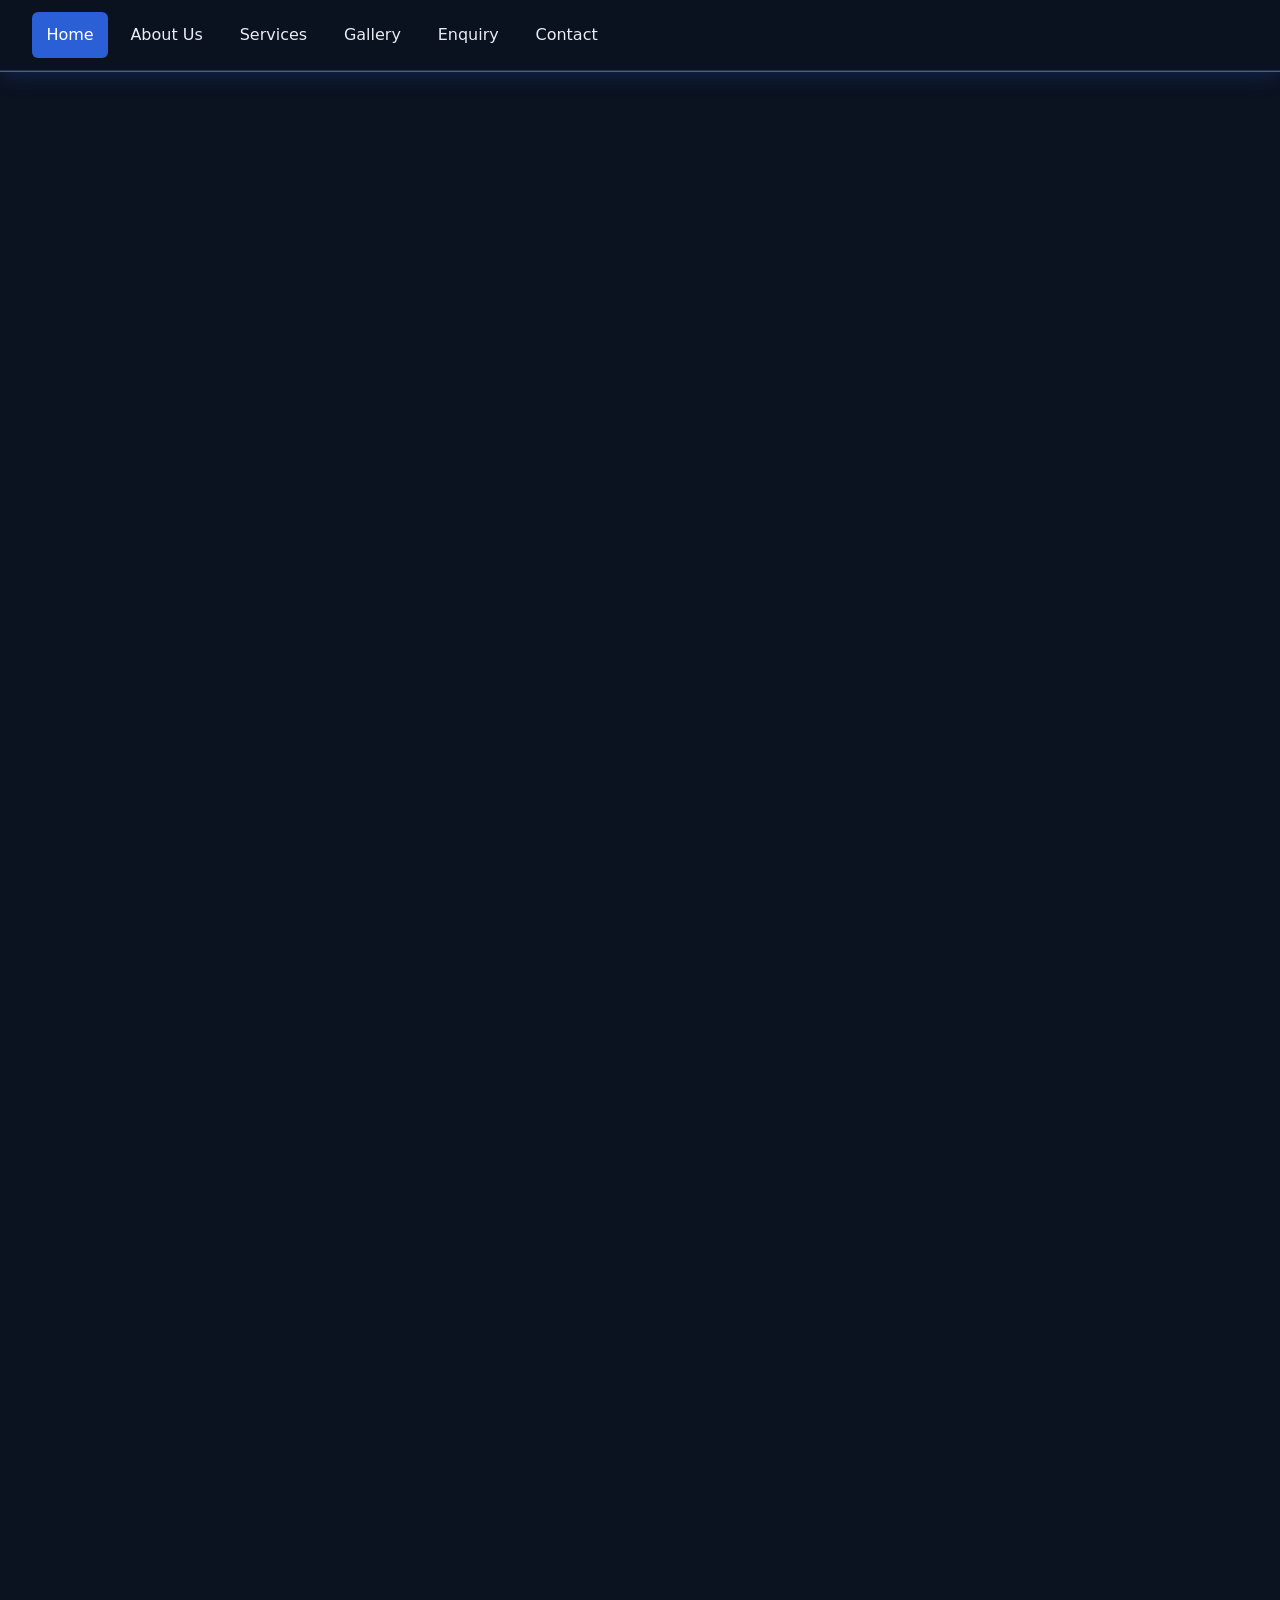
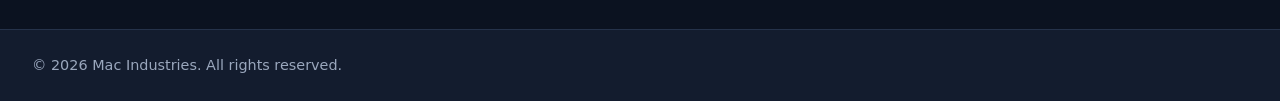
<file: index.html>
<!DOCTYPE html>
<html lang="en">
<head>
    <meta charset="UTF-8">
    <meta name="viewport" content="width=device-width, initial-scale=1.0">
    <title>Mac Industries | Gaming Retailer</title>
    <meta name="description" content="Mac Industries is a South African gaming retailer. Go to our home page to shop consoles, games and controllers.">
    <!-- Sends visitors straight to the real home page inside the screens folder -->
    <meta http-equiv="refresh" content="0; url=screens/index.html">
    <link rel="canonical" href="screens/index.html">
</head>
<body>
    <p>Taking you to the <a href="screens/index.html">Mac Industries home page</a>...</p>
</body>
</html>
</file>
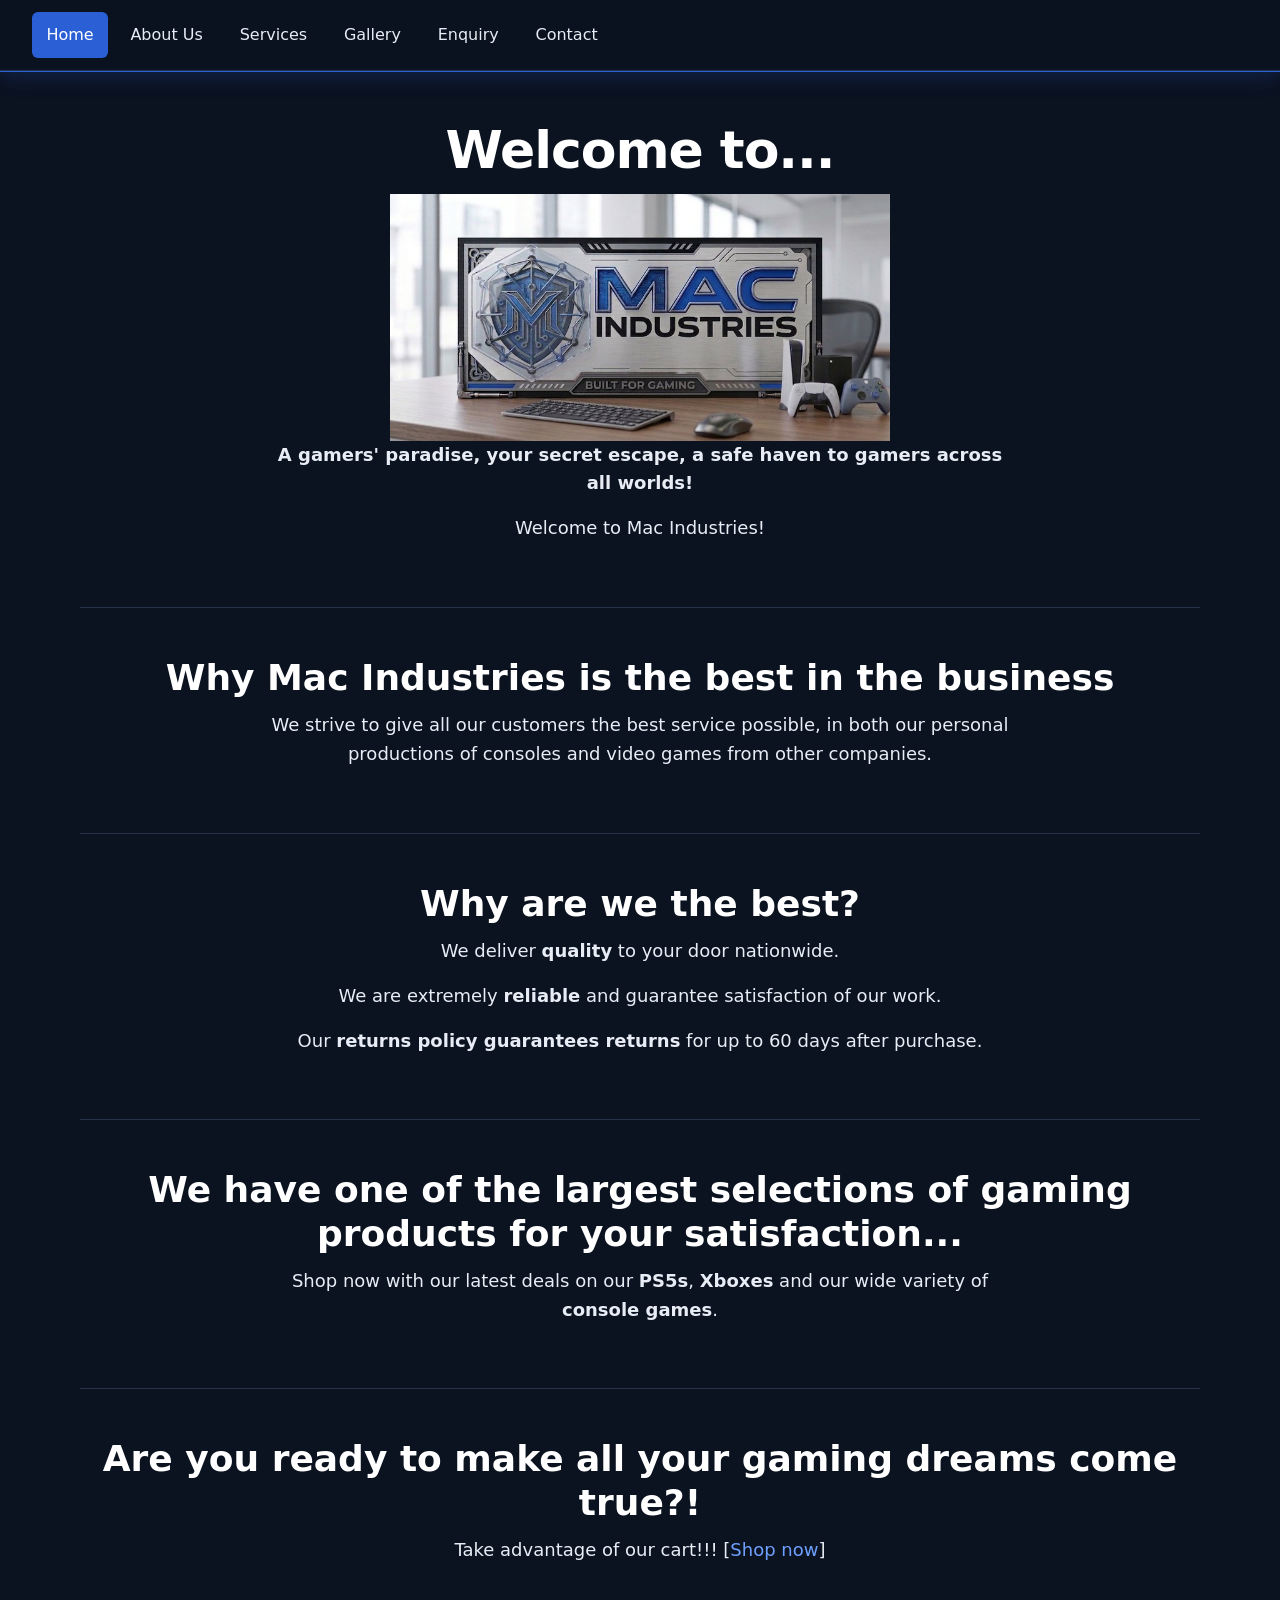
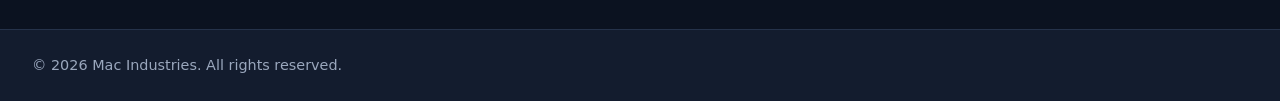
<file: screens/index.html>
<!DOCTYPE html>
<html lang="en">
<head>
    <meta charset="UTF-8">
    <meta name="viewport" content="width=device-width, initial-scale=1.0">
    <title>Mac Industries | Buy PS5, Xbox and Console Games in South Africa</title>
    <meta name="description" content="Mac Industries is a South African gaming retailer. Shop PS5 and Xbox consoles, console games and controllers with nationwide delivery and 60-day returns.">
    <meta name="keywords" content="gaming retailer, buy PS5, buy Xbox, console games, video games South Africa, gaming controllers, Mac Industries">
    <meta name="author" content="Troy Mac Donald">
    <meta name="robots" content="index, follow">
    <meta property="og:title" content="Mac Industries | Buy PS5, Xbox and Console Games in South Africa">
    <meta property="og:description" content="Mac Industries is a South African gaming retailer. Shop PS5 and Xbox consoles, console games and controllers with nationwide delivery and 60-day returns.">
    <meta property="og:type" content="website">
    <link rel="stylesheet" href="../css/styles.css">
    <script src="../js/animations.js" defer></script>
</head>
<body>

<a class="skip-link" href="#main">Skip to main content</a>

<header>
    <nav aria-label="Main navigation">
        <ul>
            <li><a href="index.html" class="active" aria-current="page">Home</a></li>
            <li><a href="aboutUs.html">About Us</a></li>
            <li><a href="services.html">Services</a></li>
            <li><a href="gallery.html">Gallery</a></li>
            <li><a href="enquiry.html">Enquiry</a></li>
            <li><a href="contact.html">Contact</a></li>
        </ul>
    </nav>
</header>

<main id="main">

    <!-- Step 1: Header section -->
    <section>
        <h1>Welcome to...</h1>

        <img src="../_images/mac-industries-logo.jpg"
             srcset="../_images/responsive/mac-industries-logo-480w.jpg 480w,
                     ../_images/responsive/mac-industries-logo-800w.jpg 800w"
             sizes="(min-width: 40em) 500px, calc(100vw - 2rem)"
             alt="Mac Industries logo: built for gaming"
             width="500">

        <!-- Step 2: Introduction section -->
        <p><strong>A gamers' paradise, your secret escape, a safe haven to gamers across all worlds!</strong></p>
        <p>Welcome to Mac Industries!</p>
    </section>

    <!-- Step 3: About section -->
    <section>
        <h2>Why Mac Industries is the best in the business</h2>
        <p>
            We strive to give all our customers the best service possible, in both our personal productions
            of consoles and video games from other companies.
        </p>
    </section>

    <section>
        <h2>Why are we the best?</h2>
        <p>We deliver <strong>quality</strong> to your door nationwide.</p>
        <p>We are extremely <strong>reliable</strong> and guarantee satisfaction of our work.</p>
        <p>Our <strong>returns policy guarantees returns</strong> for up to 60 days after purchase.</p>
    </section>

    <!-- Our options -->
    <section>
        <h2>We have one of the largest selections of gaming products for your satisfaction...</h2>
        <p>
            Shop now with our latest deals on our <strong>PS5s</strong>, <strong>Xboxes</strong>
            and our wide variety of <strong>console games</strong>.
        </p>
    </section>

    <section>
        <h2>Are you ready to make all your gaming dreams come true?!</h2>
        <p>Take advantage of our cart!!! [<a href="services.html">Shop now</a>]</p>
    </section>

</main>

<footer>
    <p>&copy; 2026 Mac Industries. All rights reserved.</p>
</footer>

</body>
</html>
</file>
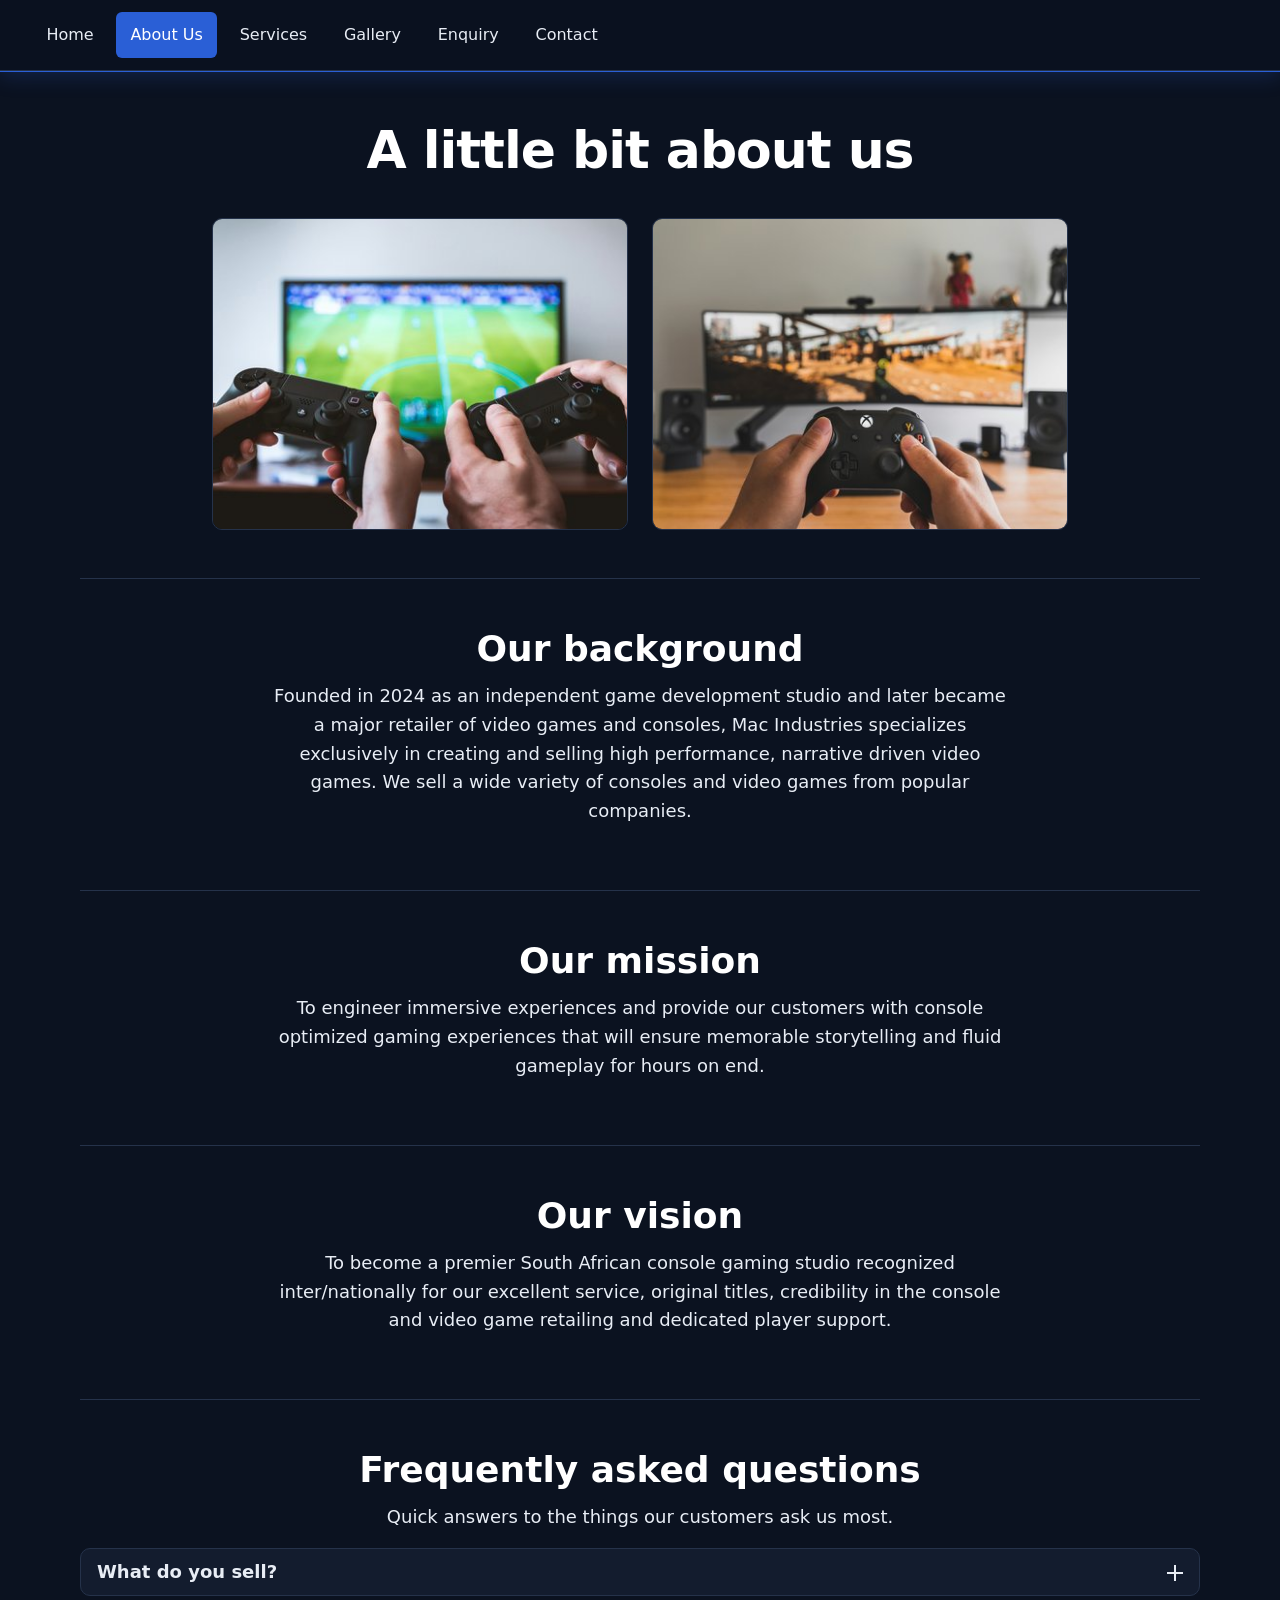
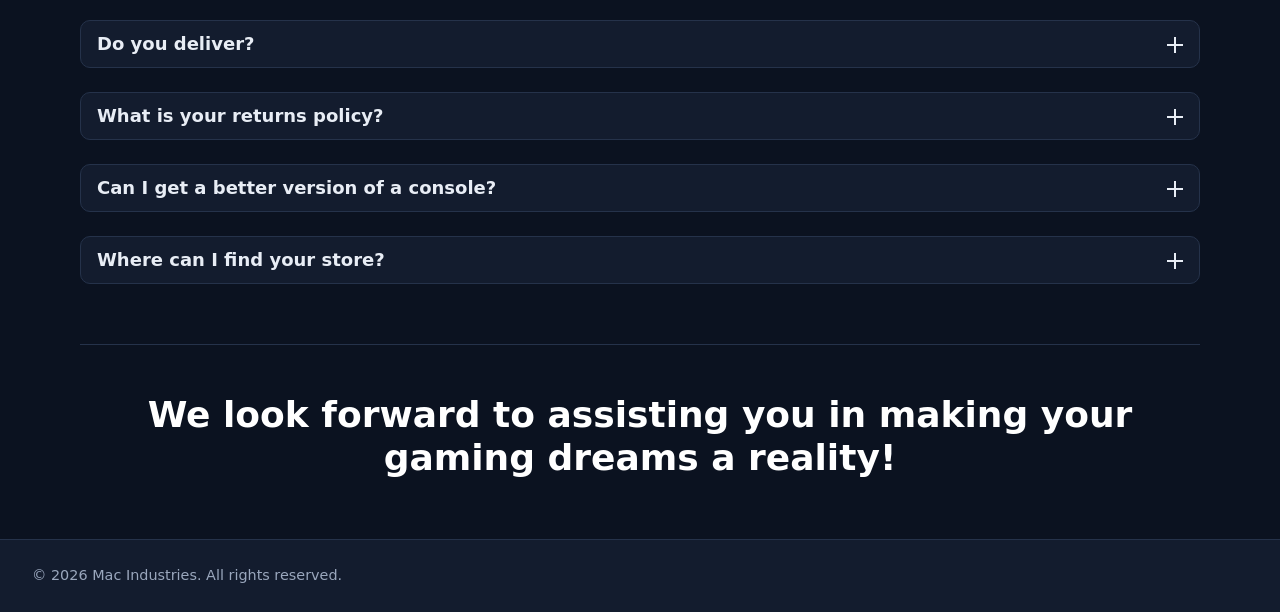
<file: screens/aboutUs.html>
<!DOCTYPE html>
<html lang="en">
<head>
    <meta charset="UTF-8">
    <meta name="viewport" content="width=device-width, initial-scale=1.0">
    <title>About Us | Mac Industries Gaming Retailer</title>
    <meta name="description" content="Learn about Mac Industries, an independent South African studio turned retailer of consoles and video games, and read our mission and vision for console gamers.">
    <meta name="keywords" content="about Mac Industries, gaming studio South Africa, video game retailer, console gaming, our mission, our vision">
    <meta name="author" content="Troy Mac Donald">
    <meta name="robots" content="index, follow">
    <meta property="og:title" content="About Us | Mac Industries Gaming Retailer">
    <meta property="og:description" content="Learn about Mac Industries, an independent South African studio turned retailer of consoles and video games, and read our mission and vision for console gamers.">
    <meta property="og:type" content="website">
    <link rel="stylesheet" href="../css/styles.css">
    <script src="../js/accordion.js" defer></script>
    <script src="../js/animations.js" defer></script>
</head>
<body>

<a class="skip-link" href="#main">Skip to main content</a>

<header>
    <nav aria-label="Main navigation">
        <ul>
            <li><a href="index.html">Home</a></li>
            <li><a href="aboutUs.html" class="active" aria-current="page">About Us</a></li>
            <li><a href="services.html">Services</a></li>
            <li><a href="gallery.html">Gallery</a></li>
            <li><a href="enquiry.html">Enquiry</a></li>
            <li><a href="contact.html">Contact</a></li>
        </ul>
    </nav>
</header>

<main id="main">

    <!-- Heading section and images -->
    <section>
        <h1>A little bit about us</h1>

        <img src="../_images/gamer-playing-fifa.jpg"
             srcset="../_images/responsive/gamer-playing-fifa-480w.jpg 480w,
                     ../_images/responsive/gamer-playing-fifa-800w.jpg 800w"
             sizes="(min-width: 40em) 26rem, calc(100vw - 2rem)"
             alt="Gamer playing FIFA on a console"
             loading="lazy">
        <img src="../_images/gamer-playing-call-of-duty.jpg"
             srcset="../_images/responsive/gamer-playing-call-of-duty-480w.jpg 480w,
                     ../_images/responsive/gamer-playing-call-of-duty-800w.jpg 800w"
             sizes="(min-width: 40em) 26rem, calc(100vw - 2rem)"
             alt="Gamer playing Call of Duty on a console"
             loading="lazy">
    </section>

    <section>
        <h2>Our background</h2>
        <p>
            Founded in 2024 as an independent game development studio and later became a major retailer of
            video games and consoles, Mac Industries specializes exclusively in creating and selling high
            performance, narrative driven video games. We sell a wide variety of consoles and video games
            from popular companies.
        </p>
    </section>

    <section>
        <h2>Our mission</h2>
        <p>
            To engineer immersive experiences and provide our customers with console optimized gaming
            experiences that will ensure memorable storytelling and fluid gameplay for hours on end.
        </p>
    </section>

    <section>
        <h2>Our vision</h2>
        <p>
            To become a premier South African console gaming studio recognized inter/nationally for our
            excellent service, original titles, credibility in the console and video game retailing and
            dedicated player support.
        </p>
    </section>

    <section>
        <h2>Frequently asked questions</h2>
        <p>Quick answers to the things our customers ask us most.</p>

        <div class="accordion">
            <h3 class="accordion-heading">
                <button type="button" class="accordion-trigger" id="faq-button-1" aria-expanded="false" aria-controls="faq-panel-1">
                    What do you sell?
                    <span class="accordion-icon" aria-hidden="true"></span>
                </button>
            </h3>
            <div class="accordion-panel" id="faq-panel-1" role="region" aria-labelledby="faq-button-1">
                <div><p>We sell PS5 and Xbox Series S consoles, console games such as GTA 6 and Minecraft, and gaming controllers. See our <a href="services.html">Services page</a> for prices.</p></div>
            </div>

            <h3 class="accordion-heading">
                <button type="button" class="accordion-trigger" id="faq-button-2" aria-expanded="false" aria-controls="faq-panel-2">
                    Do you deliver?
                    <span class="accordion-icon" aria-hidden="true"></span>
                </button>
            </h3>
            <div class="accordion-panel" id="faq-panel-2" role="region" aria-labelledby="faq-button-2">
                <div><p>Yes. We deliver quality to your door nationwide.</p></div>
            </div>

            <h3 class="accordion-heading">
                <button type="button" class="accordion-trigger" id="faq-button-3" aria-expanded="false" aria-controls="faq-panel-3">
                    What is your returns policy?
                    <span class="accordion-icon" aria-hidden="true"></span>
                </button>
            </h3>
            <div class="accordion-panel" id="faq-panel-3" role="region" aria-labelledby="faq-button-3">
                <div><p>Our returns policy guarantees returns for up to 60 days after purchase.</p></div>
            </div>

            <h3 class="accordion-heading">
                <button type="button" class="accordion-trigger" id="faq-button-4" aria-expanded="false" aria-controls="faq-panel-4">
                    Can I get a better version of a console?
                    <span class="accordion-icon" aria-hidden="true"></span>
                </button>
            </h3>
            <div class="accordion-panel" id="faq-panel-4" role="region" aria-labelledby="faq-button-4">
                <div><p>Yes. Use our <a href="enquiry.html">enquiry form</a> to ask about better versions of the PS5 and Xbox and we will contact you with answers.</p></div>
            </div>

            <h3 class="accordion-heading">
                <button type="button" class="accordion-trigger" id="faq-button-5" aria-expanded="false" aria-controls="faq-panel-5">
                    Where can I find your store?
                    <span class="accordion-icon" aria-hidden="true"></span>
                </button>
            </h3>
            <div class="accordion-panel" id="faq-panel-5" role="region" aria-labelledby="faq-button-5">
                <div><p>Our location is shown on the map on the <a href="contact.html">Contact page</a>.</p></div>
            </div>
        </div>
    </section>

    <section>
        <h2>We look forward to assisting you in making your gaming dreams a reality!</h2>
    </section>

</main>

<footer>
    <p>&copy; 2026 Mac Industries. All rights reserved.</p>
</footer>

</body>
</html>
</file>
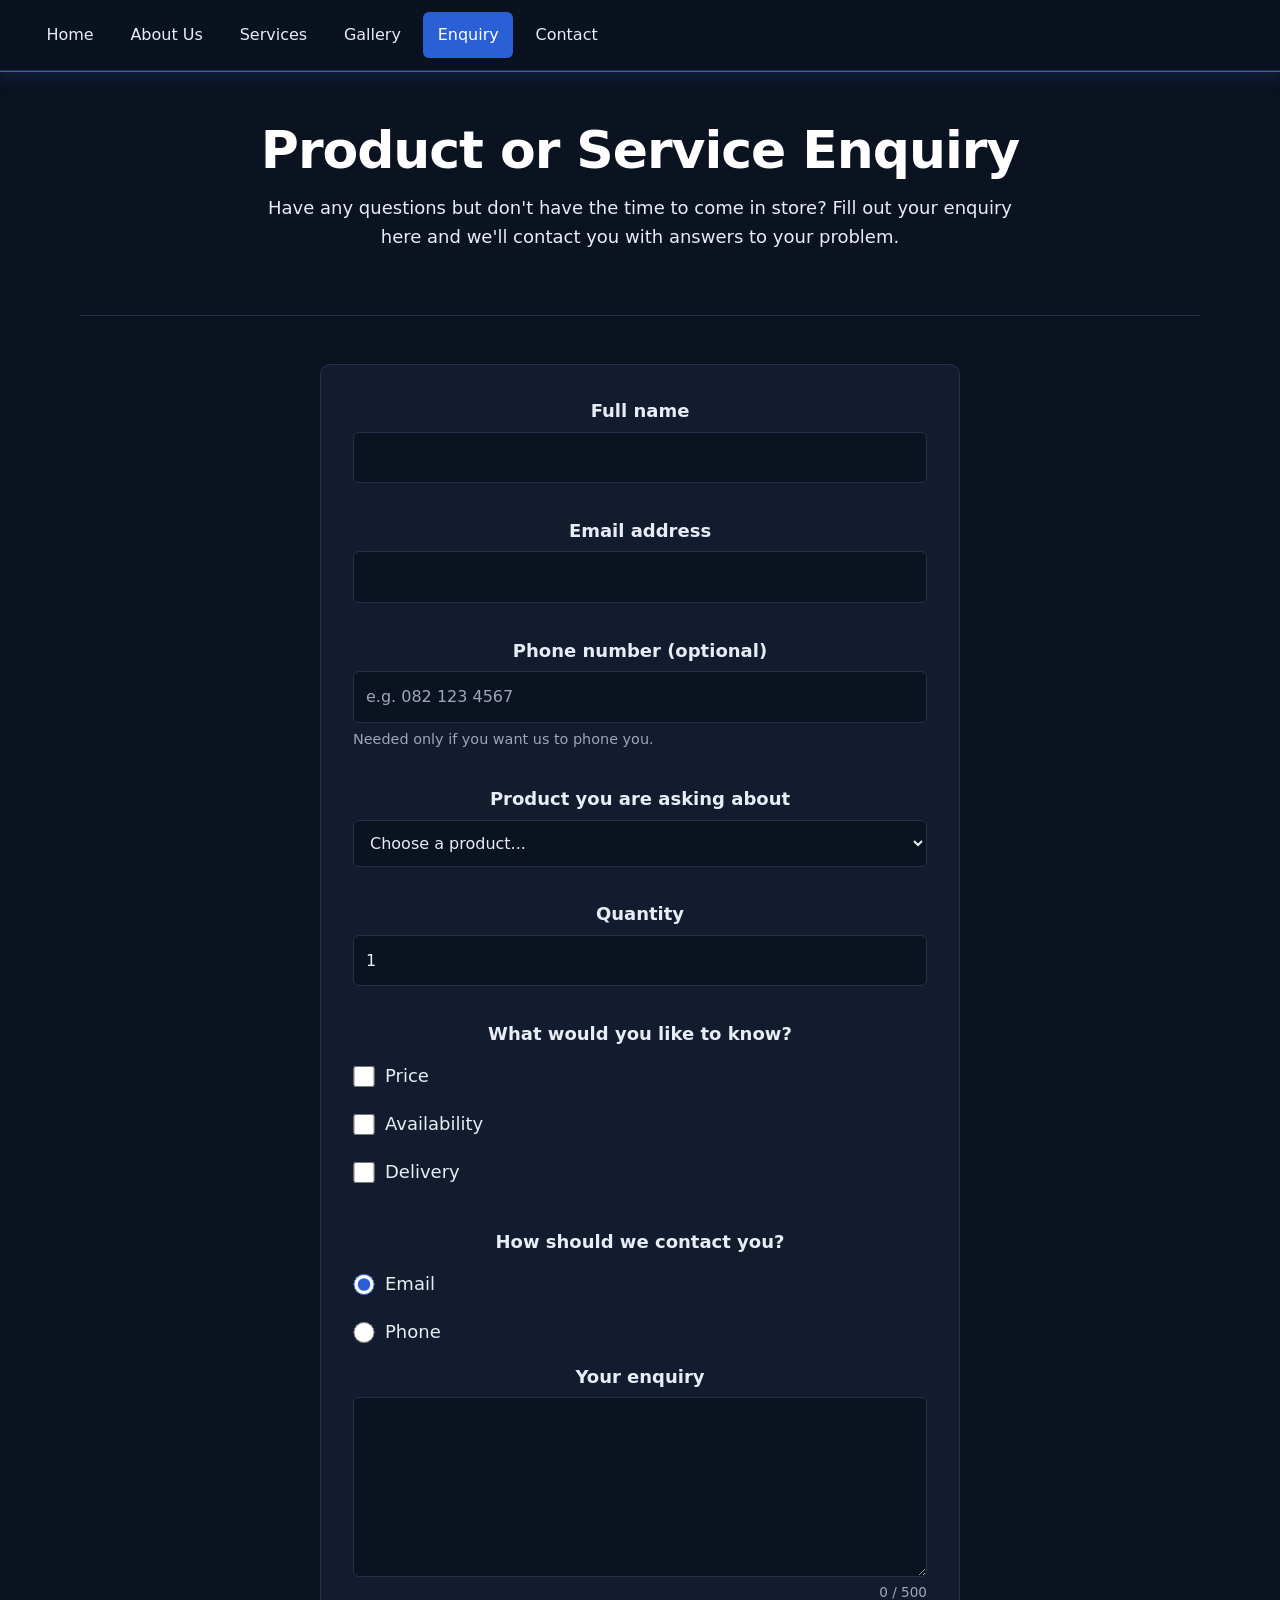
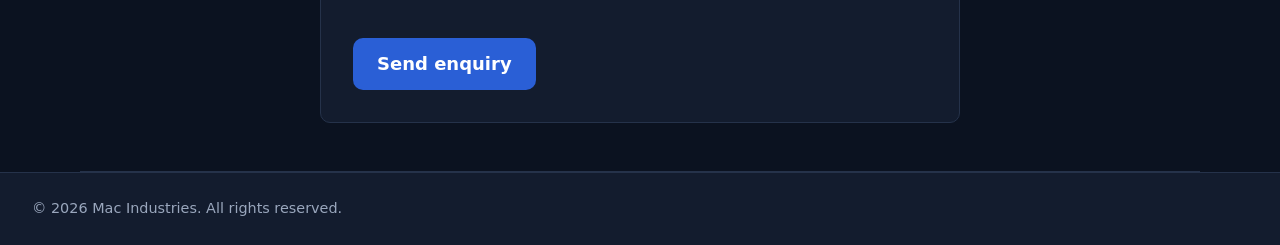
<file: screens/enquiry.html>
<!DOCTYPE html>
<html lang="en">
<head>
    <meta charset="UTF-8">
    <meta name="viewport" content="width=device-width, initial-scale=1.0">
    <title>Product Enquiry | Ask Mac Industries About Consoles and Games</title>
    <meta name="description" content="Send a product or service enquiry to Mac Industries. Ask about console prices, availability and game deals and we will contact you with answers.">
    <meta name="keywords" content="product enquiry, console prices, game availability, gaming store enquiry, Mac Industries">
    <meta name="author" content="Troy Mac Donald">
    <meta name="robots" content="index, follow">
    <meta property="og:title" content="Product Enquiry | Ask Mac Industries About Consoles and Games">
    <meta property="og:description" content="Send a product or service enquiry to Mac Industries. Ask about console prices, availability and game deals and we will contact you with answers.">
    <meta property="og:type" content="website">
    <link rel="stylesheet" href="../css/styles.css">
    <script src="../js/products.js" defer></script>
    <script src="../js/enquiry.js" defer></script>
    <script src="../js/animations.js" defer></script>
</head>
<body>

<a class="skip-link" href="#main">Skip to main content</a>

<header>
    <nav aria-label="Main navigation">
        <ul>
            <li><a href="index.html">Home</a></li>
            <li><a href="aboutUs.html">About Us</a></li>
            <li><a href="services.html">Services</a></li>
            <li><a href="gallery.html">Gallery</a></li>
            <li><a href="enquiry.html" class="active" aria-current="page">Enquiry</a></li>
            <li><a href="contact.html">Contact</a></li>
        </ul>
    </nav>
</header>

<main id="main">

    <section>
        <h1>Product or Service Enquiry</h1>
        <p>Have any questions but don't have the time to come in store? Fill out your enquiry here and we'll contact you with answers to your problem.</p>
    </section>

    <section id="enquiry-form-section">
        <form id="enquiry-form" action="#" method="post" novalidate>

            <p class="form-summary" id="form-summary" role="alert" hidden></p>

            <div class="field">
                <label for="name">Full name</label>
                <input type="text" id="name" name="name" autocomplete="name" maxlength="60" required aria-describedby="name-error">
                <p class="field-error" id="name-error"></p>
            </div>

            <div class="field">
                <label for="email">Email address</label>
                <input type="email" id="email" name="email" autocomplete="email" required aria-describedby="email-error">
                <p class="field-error" id="email-error"></p>
            </div>

            <div class="field">
                <label for="phone">Phone number (optional)</label>
                <input type="tel" id="phone" name="phone" autocomplete="tel" inputmode="tel" placeholder="e.g. 082 123 4567" aria-describedby="phone-hint phone-error">
                <p class="field-hint" id="phone-hint">Needed only if you want us to phone you.</p>
                <p class="field-error" id="phone-error"></p>
            </div>

            <div class="field">
                <label for="product">Product you are asking about</label>
                <select id="product" name="product" required aria-describedby="product-error">
                    <option value="">Choose a product...</option>
                </select>
                <p class="field-error" id="product-error"></p>
            </div>

            <div class="field">
                <label for="quantity">Quantity</label>
                <input type="number" id="quantity" name="quantity" min="1" max="10" step="1" value="1" inputmode="numeric" required aria-describedby="quantity-error">
                <p class="field-error" id="quantity-error"></p>
            </div>

            <div class="field">
                <fieldset aria-describedby="topics-error">
                    <legend>What would you like to know?</legend>
                    <label class="choice"><input type="checkbox" name="topics" value="Price"> Price</label>
                    <label class="choice"><input type="checkbox" name="topics" value="Availability"> Availability</label>
                    <label class="choice"><input type="checkbox" name="topics" value="Delivery"> Delivery</label>
                </fieldset>
                <p class="field-error" id="topics-error"></p>
            </div>

            <div class="field">
                <fieldset>
                    <legend>How should we contact you?</legend>
                    <label class="choice"><input type="radio" name="contactMethod" value="Email" checked> Email</label>
                    <label class="choice"><input type="radio" name="contactMethod" value="Phone"> Phone</label>
                </fieldset>
            </div>

            <div class="field">
                <label for="message">Your enquiry</label>
                <textarea id="message" name="message" rows="6" maxlength="500" required aria-describedby="message-error"></textarea>
                <span class="message-count" id="message-count">0 / 500</span>
                <p class="field-error" id="message-error"></p>
            </div>

            <button type="submit" class="btn" id="submit-btn">Send enquiry</button>
        </form>
        <noscript><p>Turn on JavaScript to send an enquiry using this form.</p></noscript>
    </section>

    <section class="enquiry-response" id="enquiry-response" role="status" tabindex="-1" hidden></section>

</main>

<footer>
    <p>&copy; 2026 Mac Industries. All rights reserved.</p>
</footer>

</body>
</html>
</file>
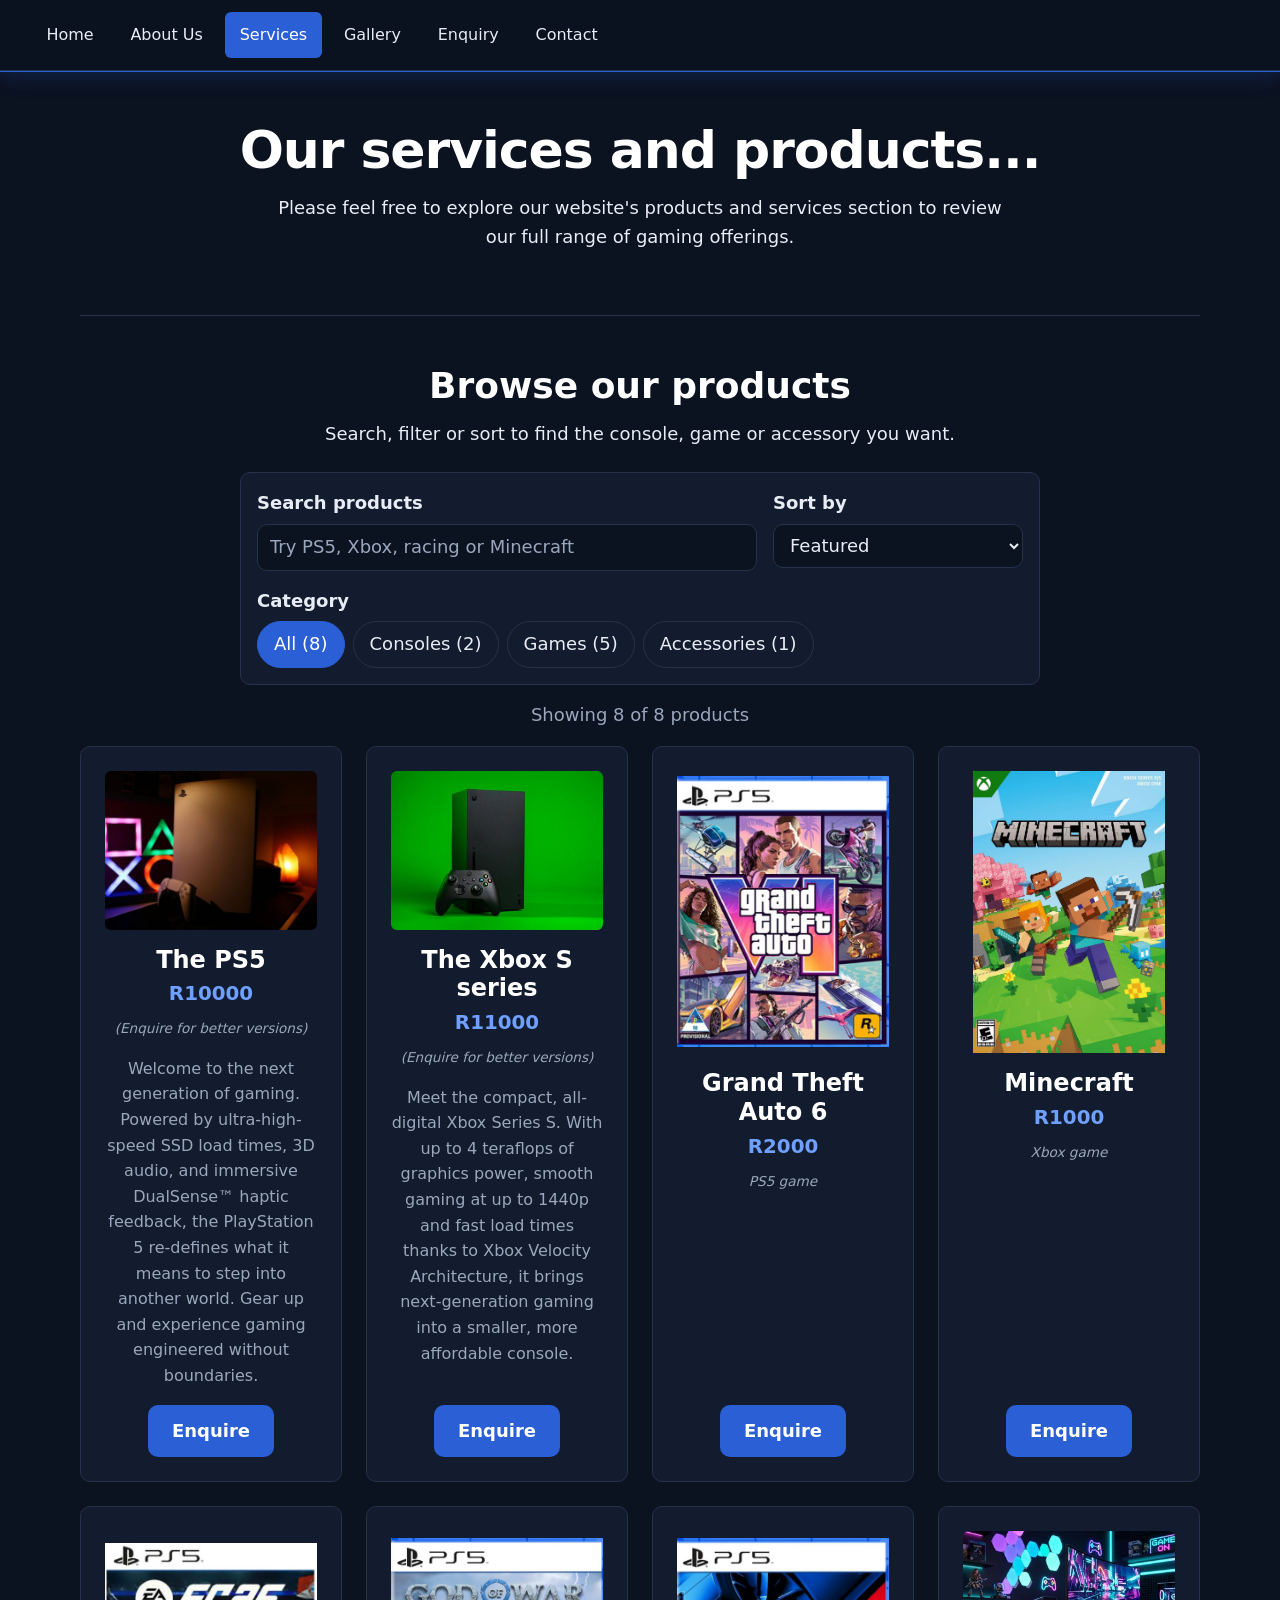
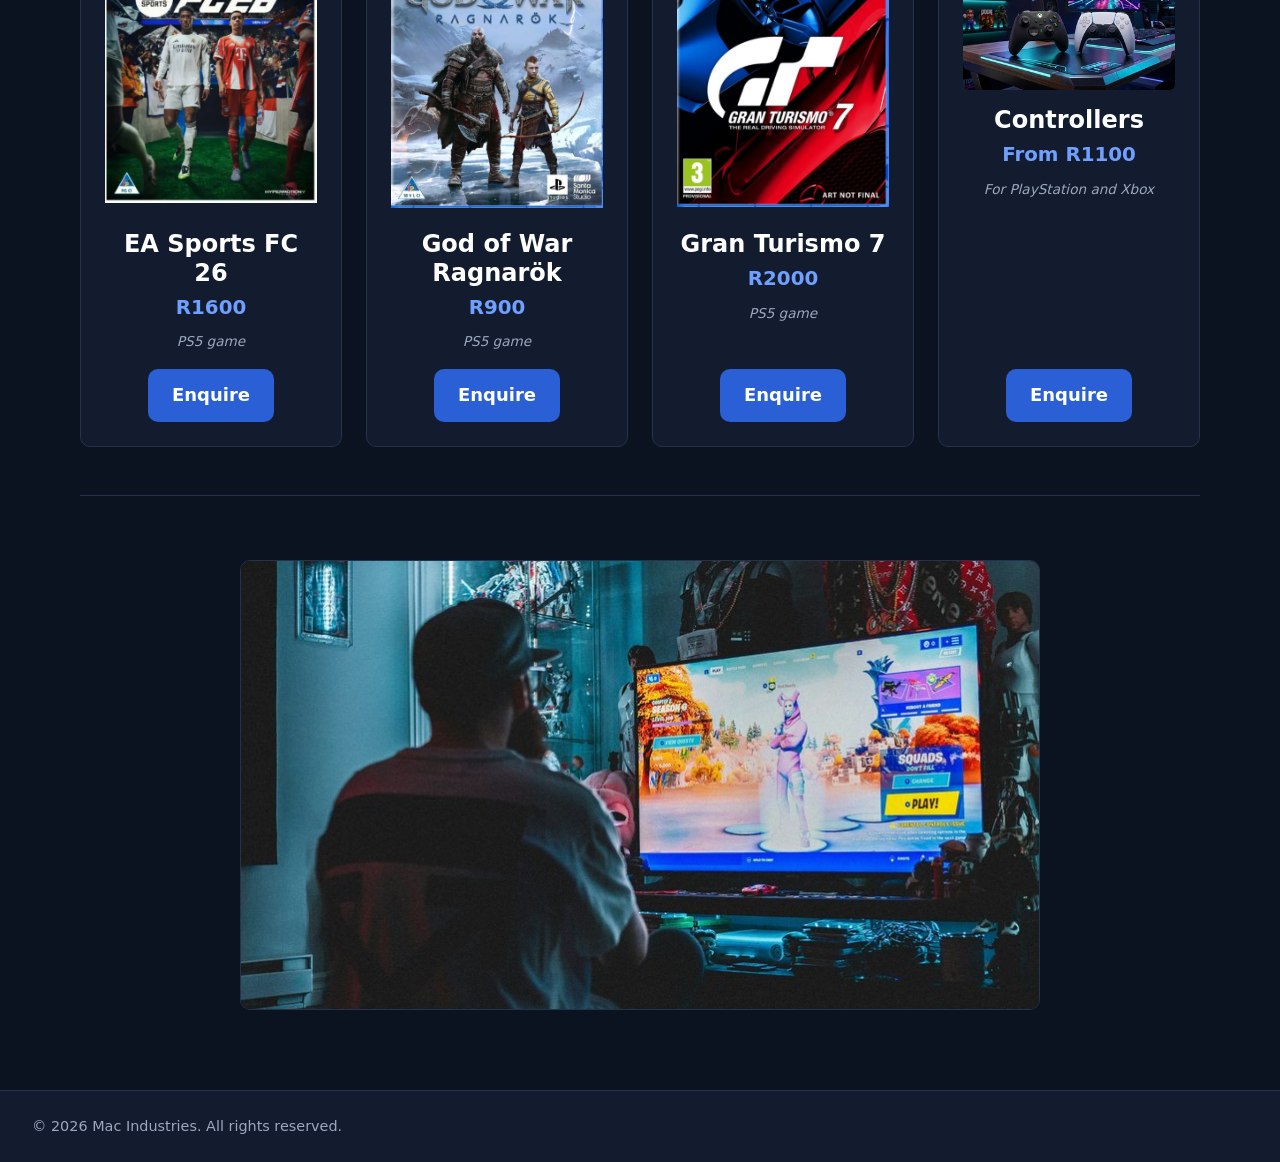
<file: screens/services.html>
<!DOCTYPE html>
<html lang="en">
<head>
    <meta charset="UTF-8">
    <meta name="viewport" content="width=device-width, initial-scale=1.0">
    <title>Consoles, Games and Controllers | Mac Industries</title>
    <meta name="description" content="Browse PS5 and Xbox Series S consoles, GTA 6, Minecraft and gaming controllers with prices from Mac Industries, and enquire online for better console versions.">
    <meta name="keywords" content="PS5 price, Xbox Series S, GTA 6, Minecraft, gaming controllers, console games for sale, gaming products">
    <meta name="author" content="Troy Mac Donald">
    <meta name="robots" content="index, follow">
    <meta property="og:title" content="Consoles, Games and Controllers | Mac Industries">
    <meta property="og:description" content="Browse PS5 and Xbox Series S consoles, GTA 6, Minecraft and gaming controllers with prices from Mac Industries, and enquire online for better console versions.">
    <meta property="og:type" content="website">
    <link rel="stylesheet" href="../css/styles.css">
    <script src="../js/products.js" defer></script>
    <script src="../js/services.js" defer></script>
    <script src="../js/animations.js" defer></script>
</head>
<body>

<a class="skip-link" href="#main">Skip to main content</a>

<header>
    <nav aria-label="Main navigation">
        <ul>
            <li><a href="index.html">Home</a></li>
            <li><a href="aboutUs.html">About Us</a></li>
            <li><a href="services.html" class="active" aria-current="page">Services</a></li>
            <li><a href="gallery.html">Gallery</a></li>
            <li><a href="enquiry.html">Enquiry</a></li>
            <li><a href="contact.html">Contact</a></li>
        </ul>
    </nav>
</header>

<main id="main">

    <section>
        <h1>Our services and products...</h1>
        <p>Please feel free to explore our website's products and services section to review our full range of gaming offerings.</p>
    </section>

    <!-- Products -->
    <section>
        <h2>Browse our products</h2>
        <p>Search, filter or sort to find the console, game or accessory you want.</p>

   <!-- Products
    I learned how to code the category buttons and filter from this video: https://youtu.be/Hwyyk1Ueoig -->

        <div class="product-tools" role="search">
            <div class="tools-row">
                <div>
                    <label for="product-search">Search products</label>
                    <input type="search" id="product-search" placeholder="Try PS5, Xbox, racing or Minecraft" autocomplete="off">
                </div>
                <div>
                    <label for="product-sort">Sort by</label>
                    <select id="product-sort">
                        <option value="featured">Featured</option>
                        <option value="price-asc">Price: low to high</option>
                        <option value="price-desc">Price: high to low</option>
                        <option value="name-asc">Name: A to Z</option>
                    </select>
                </div>
            </div>

            <div>
                <span class="filter-label" id="filter-label">Category</span>
                <div class="filter-group" id="category-filters" role="group" aria-labelledby="filter-label"></div>
            </div>
        </div>

        <div class="product-status">
            <p class="product-count" id="product-count" role="status" aria-live="polite"></p>
            <button type="button" class="btn btn-outline" id="clear-filters" hidden>Clear search and filters</button>
        </div>

        <div class="card-grid" id="product-grid"></div>

        <noscript>
            <p>Turn on JavaScript to search and filter our products. Our range: PS5 (R10000), Xbox S series (R11000), Grand Theft Auto 6 (R2000), Minecraft (R1000), EA Sports FC 26 (R1600), God of War Ragnar&ouml;k (R900), Gran Turismo 7 (R2000) and controllers (from R1100). <a href="enquiry.html">Make an enquiry</a>.</p>
        </noscript>
    </section>

    <!-- Feature picture -->
    <section>
        <figure class="banner">
            <img src="../_images/gamer-playing-fortnite.jpg"
                 srcset="../_images/responsive/gamer-playing-fortnite-480w.jpg 480w,
                         ../_images/responsive/gamer-playing-fortnite-800w.jpg 800w"
                 sizes="(min-width: 50rem) 50rem, calc(100vw - 2rem)"
                 alt="Gamer playing Fortnite"
                 loading="lazy">
        </figure>
    </section>

</main>

<footer>
    <p>&copy; 2026 Mac Industries. All rights reserved.</p>
</footer>

</body>
</html>
</file>
<file: css/styles.css>
:root {
  --bg: #0B1220;
  --surface: #131C2E;
  --border: #25324A;
  --text: #E8EDF5;
  --muted: #9AA7BD;
  --accent: #6FA0FF;
  --accent-strong: #2A5FD6;
  --accent-hover: #1F4DB3;
  --pure-white: #FFFFFF;

  --radius: 10px;
  --font: system-ui, -apple-system, "Segoe UI", Roboto, Arial, sans-serif;
}

*,
*::before,
*::after {
  box-sizing: border-box;
  margin: 0;
  padding: 0;
}

html {
  -webkit-text-size-adjust: 100%;
}

@media (prefers-reduced-motion: no-preference) {
  html { scroll-behavior: smooth; }
}

body {
  font-family: var(--font);
  font-size: clamp(1rem, 0.95rem + 0.25vw, 1.125rem);   /* body text scales gently with the screen */
  line-height: 1.6;
  color: var(--text);
  background-color: var(--bg);
  text-align: center;
  min-height: 100vh;
  display: flex;               /* keeps the footer at the bottom */
  flex-direction: column;
}

main { flex: 1; }

img,
video {
  max-width: 100%;
  height: auto;
  display: block;
  margin-inline: auto;         /* centres every image, wherever it sits in the page */
}

h1, h2, h3, h4 {
  line-height: 1.2;
  margin-bottom: 0.75rem;
  color: var(--pure-white);
}

h1 { font-size: clamp(1.9rem, 5vw, 3.25rem); letter-spacing: -0.02em; }
h2 { font-size: clamp(1.4rem, 3.5vw, 2.25rem); }
h3 { font-size: clamp(1.15rem, 2.5vw, 1.5rem); }

p {
  max-width: 65ch;
  margin: 0 auto 1rem;
}

a {
  color: var(--accent);
  text-decoration: none;
}
a:hover { text-decoration: underline; }

hr {
  border: 0;
  border-top: 1px solid var(--border);
  margin: 2rem 0;
}


/* 3. HEADER AND NAVIGATION */
header {
  position: sticky;
  top: 0;
  z-index: 10;
  background-color: rgba(11, 18, 32, 0.92);
  backdrop-filter: blur(8px);
  border-bottom: 1px solid var(--border);
  padding: 0.5rem clamp(1rem, 4vw, 2rem);
  text-align: left;

  box-shadow: 0 1px 0 var(--accent-strong), 0 4px 20px rgba(42, 95, 214, 0.25);
}

/* Mobile first: the six links sit in a tidy 3 x 2 grid on phones */
nav ul {
  list-style: none;
  display: grid;
  grid-template-columns: repeat(3, 1fr);
  gap: 0.25rem;
}

nav a {
  display: flex;
  align-items: center;
  justify-content: center;
  padding: 0.5rem 0.4rem;
  min-height: 44px;
  color: var(--text);
  border-radius: 6px;
  font-size: 0.95rem;
  font-weight: 500;
  text-align: center;
}

nav a:hover {
  background-color: var(--surface);
  text-decoration: none;
}

nav a:active {
  background-color: var(--accent-hover);
  color: var(--pure-white);
}

/* Very narrow phones: 2 x 3 grid so the link text never gets squashed */
@media (max-width: 23em) {
  nav ul { grid-template-columns: repeat(2, 1fr); }
}

/* Tablet and up: back to a single left-aligned row that wraps if needed */
@media (min-width: 40em) {
  nav ul {
    display: flex;
    flex-wrap: wrap;
    justify-content: flex-start;
    gap: 0.25rem 0.5rem;
  }

  nav a {
    display: inline-block;
    padding: 0.65rem 0.9rem;
    font-size: 1rem;
  }
}


nav a.active,
nav a[aria-current="page"] {
  color: var(--pure-white);
  background-color: var(--accent-strong);
}


/* 4. LAYOUT HELPERS */
.container,
main > section {
  width: min(100% - 2rem, 70rem);
  margin-inline: auto;
}

main > section {
  padding-block: clamp(1.5rem, 5vw, 3rem);
  border-bottom: 1px solid var(--border);
  text-align: center;
}


main img {
  margin-inline: auto;
}


main ul,
main ol {
  list-style: none;
}

main > section:last-child { border-bottom: 0; }

.center {
  text-align: center;
}
.center p { margin-inline: auto; }



.btn {
  display: inline-block;
  min-height: 44px;
  padding: 0.75rem 1.5rem;
  background-color: var(--accent-strong);
  color: var(--pure-white);
  border: none;
  border-radius: var(--radius);
  font: inherit;
  font-weight: 600;
  text-align: center;
  cursor: pointer;
  transition: background-color 0.2s ease, transform 0.1s ease;
}

.btn:hover {
  background-color: var(--accent-hover);
  text-decoration: none;
}

.btn:active { transform: translateY(1px); }

.btn-outline {
  background: transparent;
  border: 2px solid var(--accent);
  color: var(--accent);
}
.btn-outline:hover {
  background-color: var(--accent-strong);
  color: var(--pure-white);
}



.hero {
  text-align: center;
  padding-block: clamp(2rem, 6vw, 4rem);
}

.hero img {
  width: 100%;
  max-height: 28rem;
  object-fit: cover;
  border-radius: var(--radius);
  border: 1px solid var(--border);
  margin-bottom: 1.5rem;
}

.hero p {
  margin-inline: auto;
  color: var(--muted);
  font-size: 1.125rem;
}

.image-row,
:has(> img + img) {
  display: flex;
  flex-wrap: wrap;
  justify-content: center;
  gap: 1.5rem;
}

.image-row > img,
:has(> img + img) > img {
  width: min(100%, 26rem);
  height: auto;
  aspect-ratio: 4 / 3;
  object-fit: cover;
  margin: 0;
  border-radius: var(--radius);
  border: 1px solid var(--border);
}


.image-row > :not(img),
:has(> img + img) > :not(img) {
  flex: 0 0 100%;
  order: -1;
}



.card-grid {
  display: grid;

  grid-template-columns: repeat(auto-fit, minmax(min(100%, 16rem), 1fr));
  gap: 1.5rem;
}

.card,
figure {
  background-color: var(--surface);
  border: 1px solid var(--border);
  border-radius: var(--radius);
  padding: 1.25rem;
  display: flex;
  flex-direction: column;
  transition: border-color 0.2s ease, box-shadow 0.2s ease;
}

.card:hover,
figure:hover {
  border-color: var(--accent-strong);
  box-shadow: 0 0 0 1px var(--accent-strong), 0 8px 24px rgba(42, 95, 214, 0.2);
}

.card img,
figure img {
  width: 100%;
  aspect-ratio: 4 / 3;
  object-fit: cover;
  border-radius: 6px;
  margin-bottom: 1rem;
}

.card img.portrait,
figure img.portrait { aspect-ratio: 3 / 4; }

.card h3 { margin-bottom: 0.25rem; }

.card p { color: var(--muted); font-size: clamp(0.9rem, 0.85rem + 0.2vw, 1rem); }


.card .btn { margin-top: auto; align-self: center; }

.card { text-align: center; }

.price {
  color: var(--accent);
  font-weight: 700;
  font-size: clamp(1.05rem, 1rem + 0.3vw, 1.25rem);
  margin-bottom: 0.5rem;
}

figcaption {
  color: var(--muted);
  text-align: center;
  font-size: clamp(0.9rem, 0.85rem + 0.2vw, 1rem);
  margin-top: auto;
}



.gallery-grid {
  display: grid;
  grid-template-columns: 1fr;
  gap: 1.5rem;
  width: 100%;                         /* the parent <section> already limits the width */
  margin: 1.5rem auto;
}

@media (min-width: 40em) {
  .gallery-grid { grid-template-columns: repeat(2, 1fr); }
}

@media (min-width: 64em) {

  .gallery-grid { grid-template-columns: repeat(6, 1fr); }
  .gallery-grid > figure { grid-column: span 2; }


  .gallery-grid > figure:nth-last-child(2):nth-child(3n + 1) { grid-column: 2 / span 2; }
  .gallery-grid > figure:last-child:nth-child(3n + 2)       { grid-column: 4 / span 2; }


  .gallery-grid > figure:last-child:nth-child(3n + 1)       { grid-column: 3 / span 2; }
}


.gallery-grid figure {
  margin: 0;
  padding: 0;
  gap: 0.75rem;
  background: none;
  border: 0;
  box-shadow: none;
}

.gallery-grid figure:hover {
  border: 0;
  box-shadow: none;
}

.gallery-grid img {
  width: 100%;
  aspect-ratio: 4 / 3;
  object-fit: cover;
  margin: 0;
  border-radius: var(--radius);
  border: 1px solid var(--border);
}


.gallery-grid img.portrait {
  aspect-ratio: 4 / 3;
  object-fit: contain;
  background-color: var(--surface);
}

.gallery-grid figcaption {
  margin-top: 0;
  color: var(--text);
  font-weight: 500;
  font-size: 0.95rem;
}

.gallery-grid hr { display: none; }


/* 8. FORMS */
form {
  display: grid;
  gap: 1rem;
  width: min(100%, 40rem);
  margin-inline: auto;
  padding: clamp(1rem, 4vw, 2rem);
  background-color: var(--surface);
  border: 1px solid var(--border);
  border-radius: var(--radius);
}

.field {
  display: grid;
  gap: 0.35rem;
}

label { font-weight: 600; }

input,
textarea,
select {
  width: 100%;
  padding: 0.75rem;
  font: inherit;
  font-size: 1rem;
  color: var(--text);
  background-color: var(--bg);
  text-align: left;
  border: 1px solid var(--border);
  border-radius: 6px;
}

textarea {
  min-height: 8rem;
  resize: vertical;
}

input:focus-visible,
textarea:focus-visible,
select:focus-visible {
  outline: 3px solid var(--accent);
  outline-offset: 2px;
}

form button { justify-self: start; }



iframe {
  display: block;
  width: 100%;
  max-width: 50rem;
  aspect-ratio: 16 / 9;
  border: 0;
  border-radius: var(--radius);
  margin: 1rem auto;
}


/* 10. FOOTER */
footer {
  background-color: var(--surface);
  border-top: 1px solid var(--border);
  color: var(--muted);
  padding: 1.5rem clamp(1rem, 4vw, 2rem);
  text-align: left;
  font-size: 0.9rem;
  margin-top: auto;
}


footer p,
footer small,
footer div {
  max-width: none;
  margin: 0;
  text-align: left;
}



/* 11. INTERACTION STATES (pseudo-classes) */

/* Every keyboard-focusable element gets the same clearly visible outline */
:focus-visible {
  outline: 3px solid var(--accent);
  outline-offset: 3px;
}

/* Items on blue backgrounds need a white ring to stay visible */
nav a:focus-visible,
.btn:focus-visible,
button:focus-visible {
  outline-color: var(--pure-white);
}

/* Cards and gallery pictures react to keyboard users too, not just the mouse */
.card:focus-within,
figure:focus-within {
  border-color: var(--accent-strong);
  box-shadow: 0 0 0 1px var(--accent-strong), 0 8px 24px rgba(42, 95, 214, 0.2);
}

.gallery-grid figure:hover img,
.gallery-grid figure:focus-within img {
  border-color: var(--accent-strong);
}

/* Links in body text: underline on hover and focus, white on press */
main a:not(.btn):hover,
main a:not(.btn):focus-visible {
  text-decoration: underline;
}
main a:not(.btn):active {
  color: var(--pure-white);
}

/* Buttons */
.btn-outline:active {
  background-color: var(--accent-hover);
}
button:disabled,
.btn:disabled {
  opacity: 0.5;
  cursor: not-allowed;
}

/* Form controls: hover, focus, valid and invalid states */
input:hover,
textarea:hover,
select:hover {
  border-color: var(--accent);
}

input:focus,
textarea:focus,
select:focus {
  border-color: var(--accent);
}

input:user-invalid,
textarea:user-invalid {
  border-color: #FF6B6B;
}

input:user-valid,
textarea:user-valid {
  border-color: #4CC38A;
}

::placeholder {
  color: var(--muted);
  opacity: 1;
}


.skip-link {
  position: absolute;
  left: 1rem;
  top: -4rem;
  background: var(--accent-strong);
  color: var(--pure-white);
  padding: 0.75rem 1rem;
  border-radius: 6px;
  z-index: 20;
}
.skip-link:focus { top: 0.5rem; }


@media (prefers-reduced-motion: reduce) {
  *, *::before, *::after {
    transition: none !important;
    animation: none !important;
  }
}


@media (min-width: 48em) {
  header { padding-block: 0.75rem; }
  .card, figure { padding: 1.5rem; }
}


/* ===== SERVICES PAGE LAYOUT ===== */

/* Wider cards for the two consoles: side by side on desktop, stacked on phones */
.card-grid--wide {
  grid-template-columns: repeat(auto-fit, minmax(min(100%, 22rem), 1fr));
}

/* Price and small note inside a product card */
.card .price {
  color: var(--accent);
  font-size: clamp(1.05rem, 1rem + 0.3vw, 1.25rem);
}

.card .note {
  font-size: 0.85rem;
  font-style: italic;
}

/* Feature picture between the console and game sections (no card box) */
.banner {
  margin-block: 1rem;
  padding: 0;
  background: none;
  border: 0;
  box-shadow: none;
}

.banner:hover {
  border: 0;
  box-shadow: none;
}

.banner img {
  width: 100%;
  max-width: 50rem;
  aspect-ratio: 16 / 9;
  object-fit: cover;
  border-radius: var(--radius);
  border: 1px solid var(--border);
}


/* ===== RESPONSIVE BREAKPOINTS (shared by every page) =====
   Phone  : up to 40em (640px)   nav 3 x 2 grid, one column
   Tablet : 40em and up          nav in one row, gallery 2 columns
   Desktop: 64em and up          gallery 3 columns                 */

/* Phones: tighter spacing, full-width buttons, centred footer */
@media (max-width: 39.99em) {
  /* The two-row nav is tall, so let it scroll away instead of covering the screen */
  header {
    position: static;
  }

  main > section {
    padding-block: 1.5rem;
  }

  .card-grid {
    gap: 1rem;
  }

  .btn {
    width: 100%;                 /* full-width tap target on phones */
  }

  .card .btn {
    align-self: stretch;
  }

  form {
    padding: 1rem;
  }

  form button {
    justify-self: stretch;
  }

  footer,
  footer p,
  footer small,
  footer div {
    text-align: center;
  }
}

/* ============================================================
   GALLERY LIGHTBOX  (paste at the very bottom of styles.css)
   ============================================================ */

/* the image in the gallery becomes a button that opens the lightbox */
.lightbox-trigger {
  display: block;
  width: 100%;
  padding: 0;
  border: 0;
  background: none;
  font: inherit;
  color: inherit;
  cursor: zoom-in;
  border-radius: var(--radius);
  overflow: hidden;
}

.lightbox-trigger img {
  display: block;
  transition: transform 0.3s ease;
}

.lightbox-trigger:hover img { transform: scale(1.04); }

.lightbox-trigger:focus-visible {
  outline: 3px solid var(--accent);
  outline-offset: 3px;
}

/* the full-screen viewer */
body.lightbox-open { overflow: hidden; }

.lightbox[hidden] { display: none; }

.lightbox {
  position: fixed;
  inset: 0;
  z-index: 1000;
  display: flex;
  align-items: center;
  justify-content: center;
  padding: 4rem 1rem 1.5rem;
  background: rgba(5, 9, 16, 0.94);
  opacity: 0;
  transition: opacity 0.2s ease;
}

.lightbox.is-open { opacity: 1; }

.lb-figure {
  display: flex;
  flex-direction: column;
  align-items: center;
  gap: 0.75rem;
  max-width: 100%;
  margin: 0;
  padding: 0;
  background: none;
  border: 0;
  box-shadow: none;
}

.lb-figure:hover,
.lb-figure:focus-within,
.lb-figure:active {
  background: none;
  border: 0;
  box-shadow: none;
  transform: none;
}

.lb-img {
  display: block;
  width: auto;
  height: auto;
  max-width: min(100%, 70rem);
  max-height: calc(100vh - 11rem);
  max-height: calc(100dvh - 11rem);
  object-fit: contain;
  border: 1px solid var(--border);
  border-radius: var(--radius);
  background: var(--surface);
  aspect-ratio: auto;
  transition: opacity 0.2s ease;
}

.lb-img.is-loading { opacity: 0.3; }

.lb-caption {
  color: var(--text);
  text-align: center;
  font-size: clamp(0.95rem, 0.9rem + 0.25vw, 1.1rem);
  font-weight: 500;
}

.lb-count {
  color: var(--muted);
  font-size: 0.9rem;
}

.lb-btn {
  position: absolute;
  display: grid;
  place-items: center;
  width: 3rem;
  height: 3rem;
  padding: 0;
  border: 1px solid var(--border);
  border-radius: 50%;
  background: var(--surface);
  color: var(--text);
  font: inherit;
  font-size: 1.75rem;
  line-height: 1;
  cursor: pointer;
  transition: background-color 0.2s ease, transform 0.2s ease;
}

.lb-btn:hover { background: var(--accent-strong); }
.lb-btn:active { background: var(--accent-hover); transform: scale(0.95); }

.lb-btn:focus-visible {
  outline: 3px solid var(--accent);
  outline-offset: 2px;
}

.lb-close { top: 0.75rem; right: 0.75rem; }
.lb-prev  { left: 0.5rem;  top: 50%; transform: translateY(-50%); }
.lb-next  { right: 0.5rem; top: 50%; transform: translateY(-50%); }
.lb-prev:active, .lb-next:active { transform: translateY(-50%) scale(0.95); }

@media (min-width: 40em) {
  .lb-prev { left: 1.5rem; }
  .lb-next { right: 1.5rem; }
}

/* ============================================================
   ACCORDION AND SCROLL ANIMATIONS  (paste at the very bottom of styles.css)
   ============================================================ */

/* ---- FAQ accordion ---- */
.accordion {
  display: grid;
  gap: 0.75rem;
  margin-top: 1rem;
}

.accordion-heading {
  margin: 0;
  font-size: inherit;
}

.accordion-trigger {
  display: flex;
  align-items: center;
  justify-content: space-between;
  gap: 1rem;
  width: 100%;
  min-height: 3rem;
  padding: 0.75rem 1rem;
  border: 1px solid var(--border);
  border-radius: var(--radius);
  background: var(--surface);
  color: var(--text);
  font: inherit;
  font-weight: 600;
  text-align: left;
  cursor: pointer;
  transition: background-color 0.2s ease, border-color 0.2s ease;
}

.accordion-trigger:hover {
  border-color: var(--accent);
  background: var(--accent-hover);
}

.accordion-trigger:active { background: var(--accent-strong); }

.accordion-trigger:focus-visible {
  outline: 3px solid var(--accent);
  outline-offset: 2px;
}

.accordion-trigger[aria-expanded="true"] { border-color: var(--accent); }

/* the plus sign that turns into a minus when open */
.accordion-icon {
  position: relative;
  flex: none;
  width: 1rem;
  height: 1rem;
}

.accordion-icon::before,
.accordion-icon::after {
  content: "";
  position: absolute;
  top: 50%;
  left: 0;
  width: 100%;
  height: 2px;
  background: currentColor;
  transition: transform 0.3s ease;
}

.accordion-icon::after { transform: rotate(90deg); }
.accordion-trigger[aria-expanded="true"] .accordion-icon::after { transform: rotate(0deg); }

/* the answer panel slides open (only collapsed once the script has run) */
.accordion-enabled .accordion-panel {
  display: grid;
  grid-template-rows: 0fr;
  visibility: hidden;
  transition: grid-template-rows 0.3s ease, visibility 0s linear 0.3s;
}

.accordion-enabled .accordion-panel.is-open {
  grid-template-rows: 1fr;
  visibility: visible;
  transition: grid-template-rows 0.3s ease, visibility 0s;
}

.accordion-panel > div {
  min-height: 0;
  overflow: hidden;
}

.accordion-panel p {
  padding: 0.75rem 1rem 0.25rem;
  color: var(--muted);
}

/* ---- Scroll animations ---- */
.js-animations .reveal {
  opacity: 0;
  transform: translateY(1.5rem);
}

.js-animations .reveal.is-visible {
  opacity: 1;
  transform: none;
  transition: opacity 0.6s ease, transform 0.6s ease;
}

/* ---- Button lift on hover ---- */
.btn {
  transition: background-color 0.2s ease, transform 0.2s ease, box-shadow 0.2s ease;
}

.btn:hover { transform: translateY(-2px); }
.btn:active { transform: translateY(0); }

@media (prefers-reduced-motion: reduce) {
  .accordion-panel,
  .accordion-icon::before,
  .accordion-icon::after,
  .accordion-trigger,
  .btn {
    transition: none !important;
  }
  .btn:hover { transform: none; }
}

/* ============================================================
   INTERACTIVE MAP  (paste at the very bottom of styles.css)
   ============================================================ */

.map-wrap {
  position: relative;
  isolation: isolate;          /* keeps the map's layers behind the sticky navigation */
  max-width: 50rem;
  margin: 1rem auto;
  border: 1px solid var(--border);
  border-radius: var(--radius);
  overflow: hidden;
}

#map {
  width: 100%;
  height: 20rem;
  background: var(--surface);
}

@media (min-width: 40em) {
  #map { height: 26rem; }
}

.map-fallback {
  padding: 1.5rem 1rem;
  text-align: center;
}

.map-actions {
  display: flex;
  flex-wrap: wrap;
  justify-content: center;
  gap: 0.75rem;
  margin: 1rem 0 0.5rem;
}

.map-status {
  min-height: 1.5em;
  text-align: center;
  color: var(--muted);
}

/* undo the site-wide image rules inside the map so the map tiles line up */
.leaflet-container img { max-width: none; margin-inline: 0; }

/* the popup has a white background, so it needs dark text */
.leaflet-container { font: inherit; }
.leaflet-popup-content { color: #0B1220; margin: 0.75rem 1rem; }
.leaflet-popup-content a { color: #1F4DB3; text-decoration: underline; }

/* ============================================================
   PRODUCT SEARCH, FILTER AND SORT  (paste at the very bottom of styles.css)
   ============================================================ */

.product-tools {
  display: grid;
  gap: 1rem;
  max-width: 50rem;
  margin: 1.5rem auto 1rem;
  padding: 1rem;
  background: var(--surface);
  border: 1px solid var(--border);
  border-radius: var(--radius);
  text-align: left;
}

.tools-row {
  display: grid;
  gap: 1rem;
}

@media (min-width: 40em) {
  .tools-row { grid-template-columns: 2fr 1fr; }
}

.product-tools label,
.filter-label {
  display: block;
  margin-bottom: 0.35rem;
  font-weight: 600;
}

.product-tools input[type="search"],
.product-tools select {
  width: 100%;
  min-height: 44px;
  padding: 0.5rem 0.75rem;
  background: var(--bg);
  color: var(--text);
  border: 1px solid var(--border);
  border-radius: var(--radius);
  font: inherit;
}

.product-tools input[type="search"]:focus-visible,
.product-tools select:focus-visible {
  outline: 3px solid var(--accent);
  outline-offset: 1px;
}

.filter-group {
  display: flex;
  flex-wrap: wrap;
  gap: 0.5rem;
}

.chip {
  min-height: 44px;
  padding: 0.5rem 1rem;
  background: transparent;
  color: var(--text);
  border: 1px solid var(--border);
  border-radius: 999px;
  font: inherit;
  cursor: pointer;
  transition: background-color 0.2s ease, border-color 0.2s ease;
}

.chip:hover { border-color: var(--accent); }

.chip[aria-pressed="true"] {
  background: var(--accent-strong);
  border-color: var(--accent-strong);
  color: var(--pure-white);
}

.chip:focus-visible {
  outline: 3px solid var(--accent);
  outline-offset: 2px;
}

.product-status {
  display: flex;
  flex-wrap: wrap;
  align-items: center;
  justify-content: center;
  gap: 0.75rem;
  margin-bottom: 1rem;
}

.product-status [hidden] { display: none; }   /* so the Clear button really hides (.btn would otherwise override it) */

.product-count {
  margin: 0;
  color: var(--muted);
}

.no-results {
  grid-column: 1 / -1;
  padding: 2rem 1rem;
  text-align: center;
}

/* new cards fade in after a search, filter or sort */
@keyframes card-in {
  from { opacity: 0; transform: translateY(0.75rem); }
  to   { opacity: 1; transform: none; }
}

.card.card-enter { animation: card-in 0.35s ease both; }

/* game covers: show the whole cover instead of cropping it */
.card img.portrait {
  object-fit: contain;
  background-color: var(--surface);
}

@media (prefers-reduced-motion: reduce) {
  .card.card-enter { animation: none; }
  .chip { transition: none; }
}

/* ============================================================
   ENQUIRY FORM  (paste at the very bottom of styles.css)
   ============================================================ */

#enquiry-form-section[hidden],
#enquiry-response[hidden],
.form-summary[hidden] { display: none; }

#enquiry-form { gap: 0.5rem; }

.field-hint,
.field-error {
  max-width: none;
  margin: 0;
  text-align: left;
  font-size: 0.9rem;
}

.field-hint { color: var(--muted); }

.field-error {
  min-height: 1.4em;           /* space is always reserved, so the page does not jump when a message appears or disappears */
  color: #FF9B9B;
  font-weight: 600;
}

/* a field with a problem */
input[aria-invalid="true"],
select[aria-invalid="true"],
textarea[aria-invalid="true"] {
  border-color: #FF6B6B;
  box-shadow: 0 0 0 1px #FF6B6B;
}

/* the box at the top of the form that counts the problems */
.form-summary {
  max-width: none;
  margin: 0;
  padding: 0.75rem 1rem;
  background: rgba(255, 107, 107, 0.12);
  border: 1px solid #FF6B6B;
  border-radius: var(--radius);
  color: #FFD0D0;
  font-weight: 600;
  text-align: left;
}

/* groups of checkboxes and radio buttons */
fieldset {
  display: grid;
  gap: 0.25rem;
  min-width: 0;
  padding: 0;
  border: 0;
}

legend {
  margin-bottom: 0.35rem;
  padding: 0;
  font-weight: 600;
}

.choice {
  text-align: left;
  display: flex;
  align-items: center;
  gap: 0.65rem;
  min-height: 44px;
  font-weight: 400;
  cursor: pointer;
}

input[type="checkbox"],
input[type="radio"] {
  flex: none;
  width: 1.35rem;
  height: 1.35rem;
  padding: 0;
  accent-color: var(--accent-strong);
}

.message-count {
  justify-self: end;
  color: var(--muted);
  font-size: 0.85rem;
}

/* the response shown after a enquiry */
.enquiry-response {
  width: min(calc(100% - 2rem), 40rem);
  margin-block: 1.5rem;
  margin-inline: auto;
  padding: clamp(1rem, 4vw, 2rem);
  background: var(--surface);
  border: 1px solid var(--accent);
  border-radius: var(--radius);
  text-align: left;
}

.enquiry-response:focus { outline: none; }

.enquiry-response p { max-width: none; margin-inline: 0; }

.response-list {
  display: grid;
  gap: 0.75rem;
  margin: 1rem 0 1.5rem;
  padding-left: 1.25rem;
}

/* CONTACT FORM */

#contact-form[hidden],
#contact-confirm[hidden] { display: none; }

#contact-form { gap: 0.5rem; }

.contact-confirm {
  width: min(calc(100% - 2rem), 40rem);
  margin: 1.5rem auto;
  padding: clamp(1rem, 4vw, 2rem);
  background: var(--surface);
  border: 1px solid var(--accent);
  border-radius: var(--radius);
  text-align: left;
}

.contact-confirm:focus { outline: none; }
.contact-confirm p { max-width: none; margin-inline: 0; }

.confirm-buttons {
  display: flex;
  flex-wrap: wrap;
  gap: 0.75rem;
}
</file>
